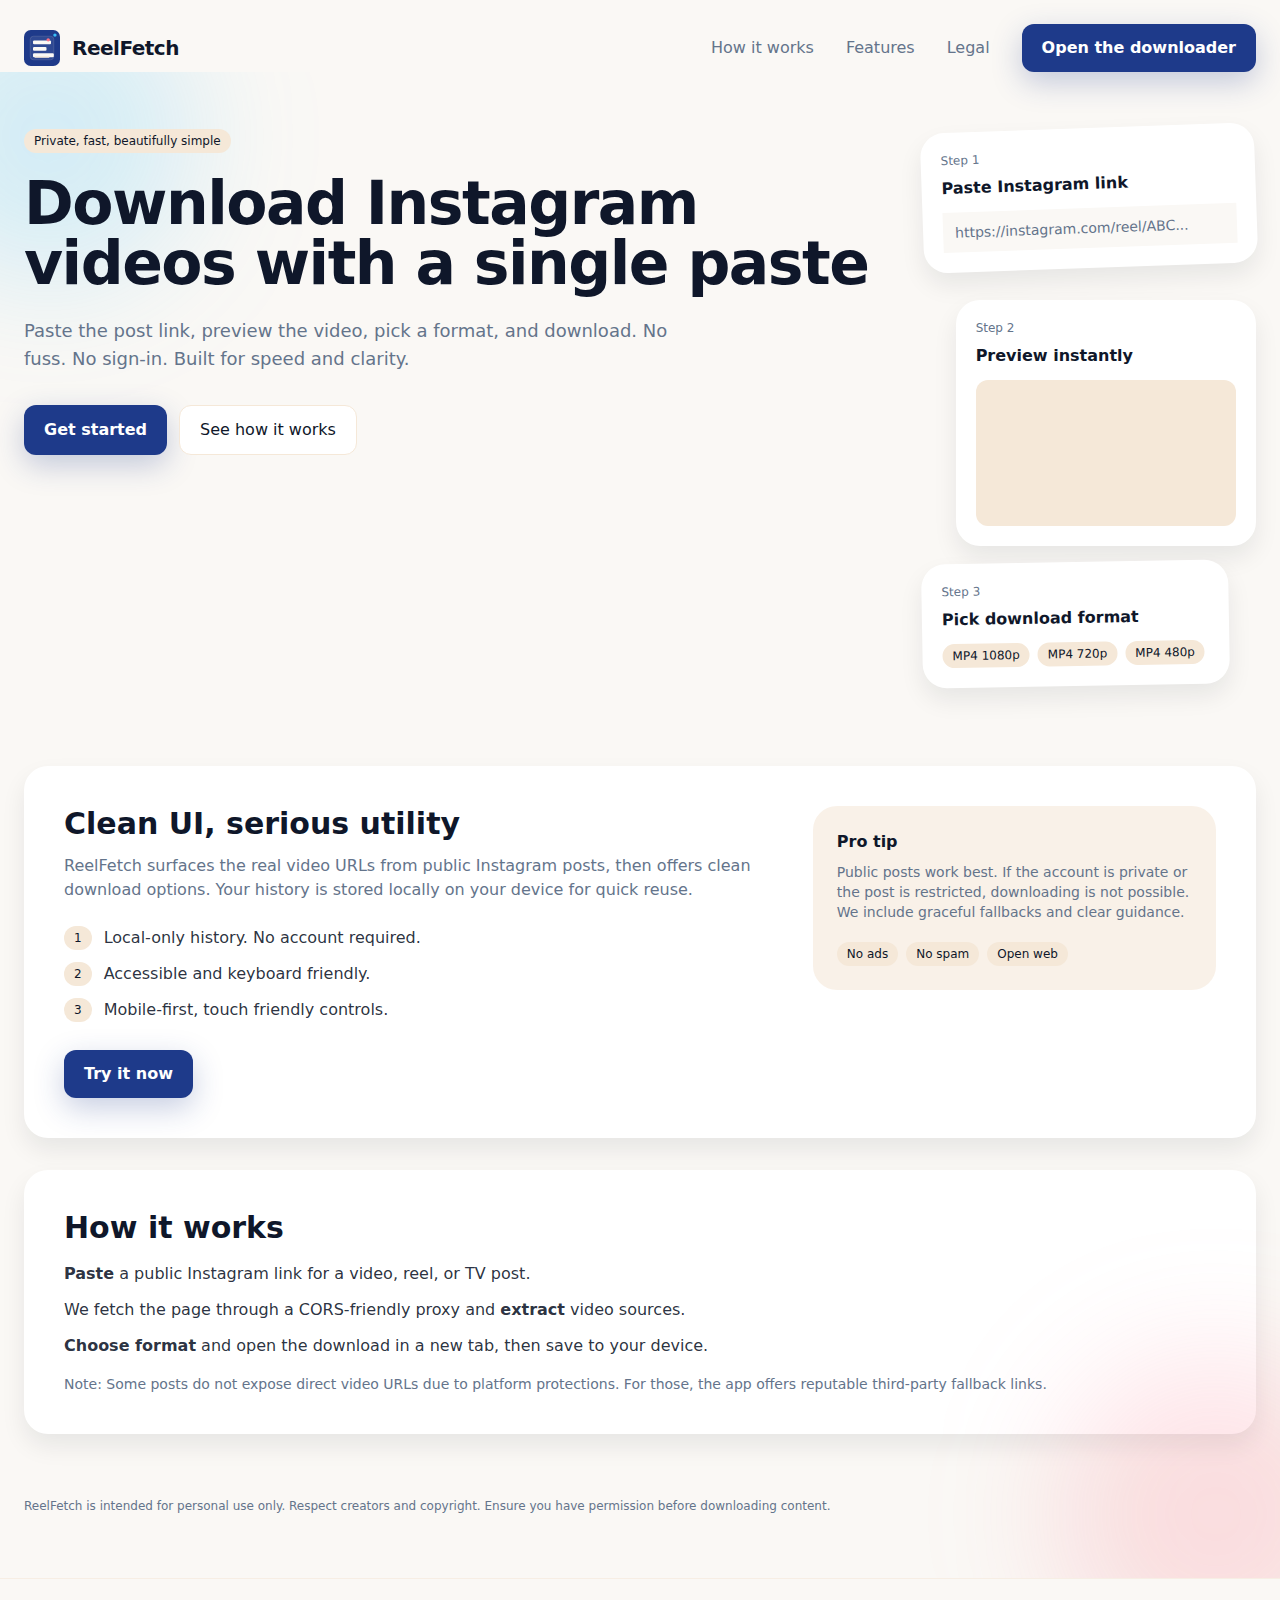
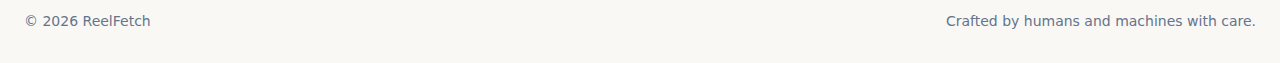
<file: index.html>
<!doctype html>
<html lang="en">
<head>
  <meta charset="utf-8">
  <meta name="viewport" content="width=device-width, initial-scale=1">
  <title>ReelFetch – Instagram Video Downloader</title>
  <meta name="description" content="Paste an Instagram link, preview the post, and download video formats. Clean, fast, and private.">
  <link rel="icon" href="assets/logo.svg">
  <link rel="stylesheet" href="styles/tailwind.css" data-teda="tailwind-static" />
    <link rel="stylesheet" href="styles/main.css">
  <script src="https://code.jquery.com/jquery-3.7.1.min.js"></script>
  
</head>
<body class="bg-cream text-ink selection:bg-sky/20 selection:text-ink">
  <header class="max-w-7xl mx-auto px-6 pt-6">
    <nav class="flex items-center justify-between">
      <a href="#" class="flex items-center gap-3">
        <img src="assets/logo.svg" alt="ReelFetch logo" class="w-9 h-9"/>
        <span class="font-extrabold tracking-tight text-xl">ReelFetch</span>
      </a>
      <div class="hidden md:flex items-center gap-8">
        <a href="#how" class="nav-link">How it works</a>
        <a href="#features" class="nav-link">Features</a>
        <a href="#legal" class="nav-link">Legal</a>
        <a href="app.html" class="btn-primary">Open the downloader</a>
      </div>
      <div class="md:hidden">
        <a href="app.html" class="btn-primary">Open</a>
      </div>
    </nav>
  </header>

  <main class="relative overflow-hidden">
    <!-- Decorative Orbs -->
    <div aria-hidden="true" class="pointer-events-none absolute -top-20 -left-24 w-72 h-72 rounded-full bg-sky/20 blur-3xl"></div>
    <div aria-hidden="true" class="pointer-events-none absolute -bottom-24 -right-24 w-80 h-80 rounded-full bg-coral/20 blur-3xl"></div>

    <!-- HERO -->
    <section class="max-w-7xl mx-auto px-6 pt-14 pb-10 md:pb-20">
      <div class="flex flex-col lg:flex-row items-start lg:items-stretch gap-10">
        <!-- Left content: 70% width on desktop to avoid 50/50 -->
        <div class="w-full lg:w-[72%]">
          <div class="relative">
            <span class="tag mb-5">Private, fast, beautifully simple</span>
            <h1 class="text-4xl sm:text-5xl lg:text-6xl font-black leading-[1.05] tracking-tight">
              Download Instagram videos with a single paste
            </h1>
            <p class="mt-6 text-lg text-slate max-w-2xl">
              Paste the post link, preview the video, pick a format, and download. No fuss. No sign-in. Built for speed and clarity.
            </p>
            <div class="mt-8 flex flex-col sm:flex-row gap-3">
              <a href="app.html" class="btn-primary">Get started</a>
              <a href="#how" class="btn-secondary">See how it works</a>
            </div>
          </div>
        </div>

        <!-- Right showcase: stacked, offset cards (asymmetry) -->
        <div class="w-full lg:w-[28%]">
          <div class="relative flex flex-col gap-6">
            <div class="card p-5 rotate-[-2deg] hover:rotate-0 transition-transform">
              <div class="text-xs text-slate mb-2">Step 1</div>
              <div class="font-semibold">Paste Instagram link</div>
              <div class="mt-3 h-10 bg-cream rounded-lg flex items-center px-3 text-slate text-sm">https://instagram.com/reel/ABC...</div>
            </div>
            <div class="card p-5 self-end w-[90%] translate-y-2">
              <div class="text-xs text-slate mb-2">Step 2</div>
              <div class="font-semibold">Preview instantly</div>
              <div class="mt-3">
                <div class="w-full aspect-video bg-sand rounded-xl"></div>
              </div>
            </div>
            <div class="card p-5 -rotate-1 w-[92%]">
              <div class="text-xs text-slate mb-2">Step 3</div>
              <div class="font-semibold">Pick download format</div>
              <div class="mt-3 flex gap-2 flex-wrap">
                <span class="tag">MP4 1080p</span>
                <span class="tag">MP4 720p</span>
                <span class="tag">MP4 480p</span>
              </div>
            </div>
          </div>
        </div>
      </div>
    </section>

    <!-- Value props, organic layout -->
    <section id="features" class="max-w-7xl mx-auto px-6 pb-8 md:pb-16">
      <div class="flex flex-col gap-8">
        <div class="card p-7 md:p-10">
          <div class="flex flex-col lg:flex-row gap-8 items-start">
            <div class="w-full lg:w-[64%]">
              <h2 class="text-2xl md:text-3xl font-extrabold">Clean UI, serious utility</h2>
              <p class="mt-3 text-slate max-w-3xl">ReelFetch surfaces the real video URLs from public Instagram posts, then offers clean download options. Your history is stored locally on your device for quick reuse.</p>
              <ul class="mt-6 space-y-3 text-ink/90">
                <li class="flex items-start gap-3"><span class="tag">1</span><span>Local-only history. No account required.</span></li>
                <li class="flex items-start gap-3"><span class="tag">2</span><span>Accessible and keyboard friendly.</span></li>
                <li class="flex items-start gap-3"><span class="tag">3</span><span>Mobile-first, touch friendly controls.</span></li>
              </ul>
              <div class="mt-7"><a class="btn-primary" href="app.html">Try it now</a></div>
            </div>
            <div class="w-full lg:w-[36%]">
              <div class="p-6 rounded-3xl bg-sand/60 h-full">
                <h3 class="font-semibold">Pro tip</h3>
                <p class="mt-2 text-sm text-slate">Public posts work best. If the account is private or the post is restricted, downloading is not possible. We include graceful fallbacks and clear guidance.</p>
                <div class="mt-5 flex gap-2 flex-wrap">
                  <span class="tag">No ads</span>
                  <span class="tag">No spam</span>
                  <span class="tag">Open web</span>
                </div>
              </div>
            </div>
          </div>
        </div>

        <div id="how" class="card p-7 md:p-10">
          <h2 class="text-2xl md:text-3xl font-extrabold">How it works</h2>
          <ol class="mt-4 space-y-3 text-ink/90">
            <li><strong>Paste</strong> a public Instagram link for a video, reel, or TV post.</li>
            <li>We fetch the page through a CORS-friendly proxy and <strong>extract</strong> video sources.</li>
            <li><strong>Choose format</strong> and open the download in a new tab, then save to your device.</li>
          </ol>
          <p class="mt-4 text-slate text-sm">Note: Some posts do not expose direct video URLs due to platform protections. For those, the app offers reputable third-party fallback links.</p>
        </div>
      </div>
    </section>

    <section id="legal" class="max-w-7xl mx-auto px-6 pb-16">
      <div class="text-xs text-slate">
        <p>ReelFetch is intended for personal use only. Respect creators and copyright. Ensure you have permission before downloading content.</p>
      </div>
    </section>
  </main>

  <footer class="border-t border-sand/60">
    <div class="max-w-7xl mx-auto px-6 py-8 text-sm text-slate flex flex-col sm:flex-row gap-3 sm:items-center justify-between">
      <div>© <span id="year"></span> ReelFetch</div>
      <div>Crafted by humans and machines with care.</div>
    </div>
  </footer>

  <script>
    $(function(){ $('#year').text(new Date().getFullYear()); });
  </script>
  <script src="scripts/helpers.js"></script>
  <script src="scripts/ui.js"></script>
  <script src="scripts/main.js"></script>
</body>
</html>
</file>
<file: styles/main.css>
/* Global styles for ReelFetch. Tailwind utilities are applied in HTML. */
:root {
  --ink: #0f172a;
  --cream: #faf8f5;
  --cobalt: #1e3a8a;
  --sky: #38bdf8;
  --coral: #fb7185;
  --sand: #f5e8d8;
}

html, body { height: 100%; }

/***** Accessibility *****/
:focus-visible { outline: 2px solid var(--sky); outline-offset: 2px; }

/***** Animations *****/
@keyframes pulseFloat { 0%,100% { transform: translateY(0); } 50% { transform: translateY(-3px); } }
@keyframes shimmer { 0% { background-position: -450px 0; } 100% { background-position: 450px 0; } }

.loader { border: 2px solid rgba(15,23,42,0.1); border-top-color: var(--cobalt); border-radius: 9999px; width: 20px; height: 20px; animation: spin 0.9s linear infinite; }
@keyframes spin { to { transform: rotate(360deg); } }

/***** Cards and elements *****/
.card:hover { transform: translateY(-1px); }
.card { transition: transform 180ms ease; }

/***** Buttons *****/
button, .btn-primary, .btn-secondary, .btn-ghost { white-space: nowrap; }

/***** History scroll *****/
#historyList { scrollbar-width: thin; scrollbar-color: rgba(15,23,42,.25) transparent; }
#historyList::-webkit-scrollbar { height: 10px; }
#historyList::-webkit-scrollbar-thumb { background: rgba(15,23,42,.25); border-radius: 999px; }
#historyList::-webkit-scrollbar-track { background: transparent; }

/***** Reduced motion *****/
@media (prefers-reduced-motion: reduce) {
  * { animation: none !important; transition-duration: 0.01ms !important; }
}

/***** Utility helpers *****/
.line-clamp-2 { display: -webkit-box; -webkit-line-clamp: 2; -webkit-box-orient: vertical; overflow: hidden; }

/***** Micro badges *****/
.badge { font-variant-numeric: tabular-nums; }

/***** Toast *****/
.toast { position: fixed; right: 14px; bottom: 14px; z-index: 60; background: #0b1220; color: white; padding: 10px 14px; border-radius: 12px; font-size: 13px; box-shadow: 0 10px 25px rgba(0,0,0,.18); opacity: 0; transform: translateY(8px); transition: opacity .2s ease, transform .2s ease; }
.toast.show { opacity: 1; transform: translateY(0); }

/***** Skeleton *****/
.skeleton { background: linear-gradient(90deg, rgba(0,0,0,0.04) 25%, rgba(0,0,0,0.08) 37%, rgba(0,0,0,0.04) 63%); background-size: 400% 100%; animation: shimmer 1.2s ease-in-out infinite; }
</file>
